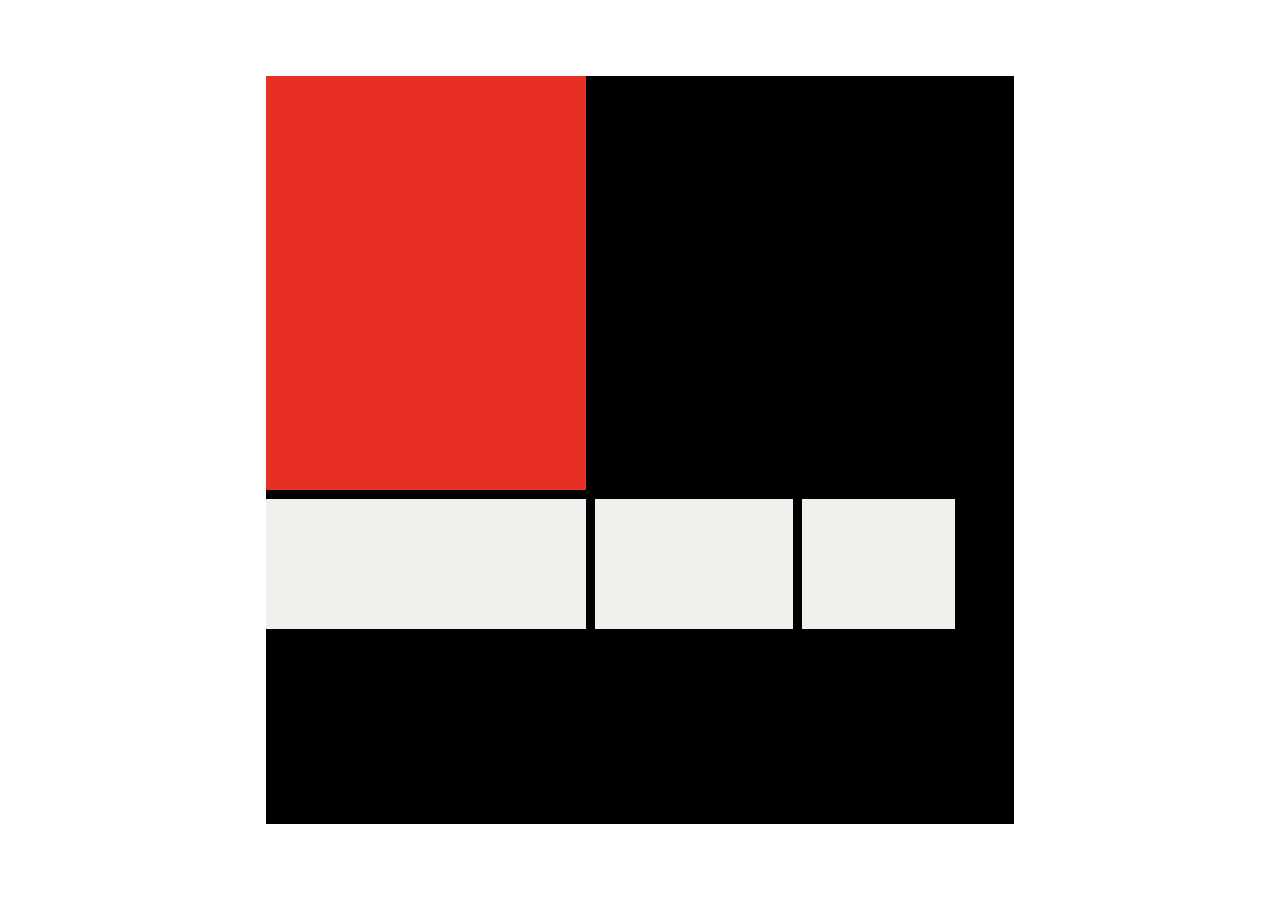
<file: index.html>
<!DOCTYPE html>
<html lang="en">

<head>
  <meta charset="UTF-8">
  <meta name="viewport" content="width=device-width, initial-scale=1.0">
  <title>Mondrian Project</title>
  <style>
    /* 
    Write your CSS here 
    Gap Colour: #000
    White: #F0F1EC
    Red: #E72F24
    Black: #232629
    Blue: #004592
    Yellow: #F9D01E

    For dimensions, see dimensions.png image.
    HINT: Remember you can't change the properties of grid lines.
    But grid lines are transparent!
    */
   body {
      display: flex;
      justify-content: center;
      align-items: center;
      height: 100vh;
      margin: 0;
      padding: 0;
    }

    .Main {
      height: 748px;
      width: 748px;
      display: grid;
      background-color: #000;
      grid-template-columns: 320px 198px 153px 50px;
      grid-template-rows: 414px 130px 155px 22px;
      gap: 9px;
    }

    .Red{
      background-color:#E72F24 ;
      height: 414px;
      width: 320px;
    }
    .white{
      background-color: #F0F1EC;
    }
    .Box1{
      grid-column: span3;
    }

  </style>
</head>

<body>
  <!-- Write your HTML here -->
  <div class="Main">
   <div class="Red Box"> </div>
   <div class="white Box1"> </div>
   <div class="white Box2"> </div>
   <div class="white Box3"> </div>
   <div class="white Box4"> </div>
   <div class="blue Box"> </div>
   <div class="yellow Box"> </div>
   <div class="black Box"> </div>
   </div>

</body>

</html>
</file>
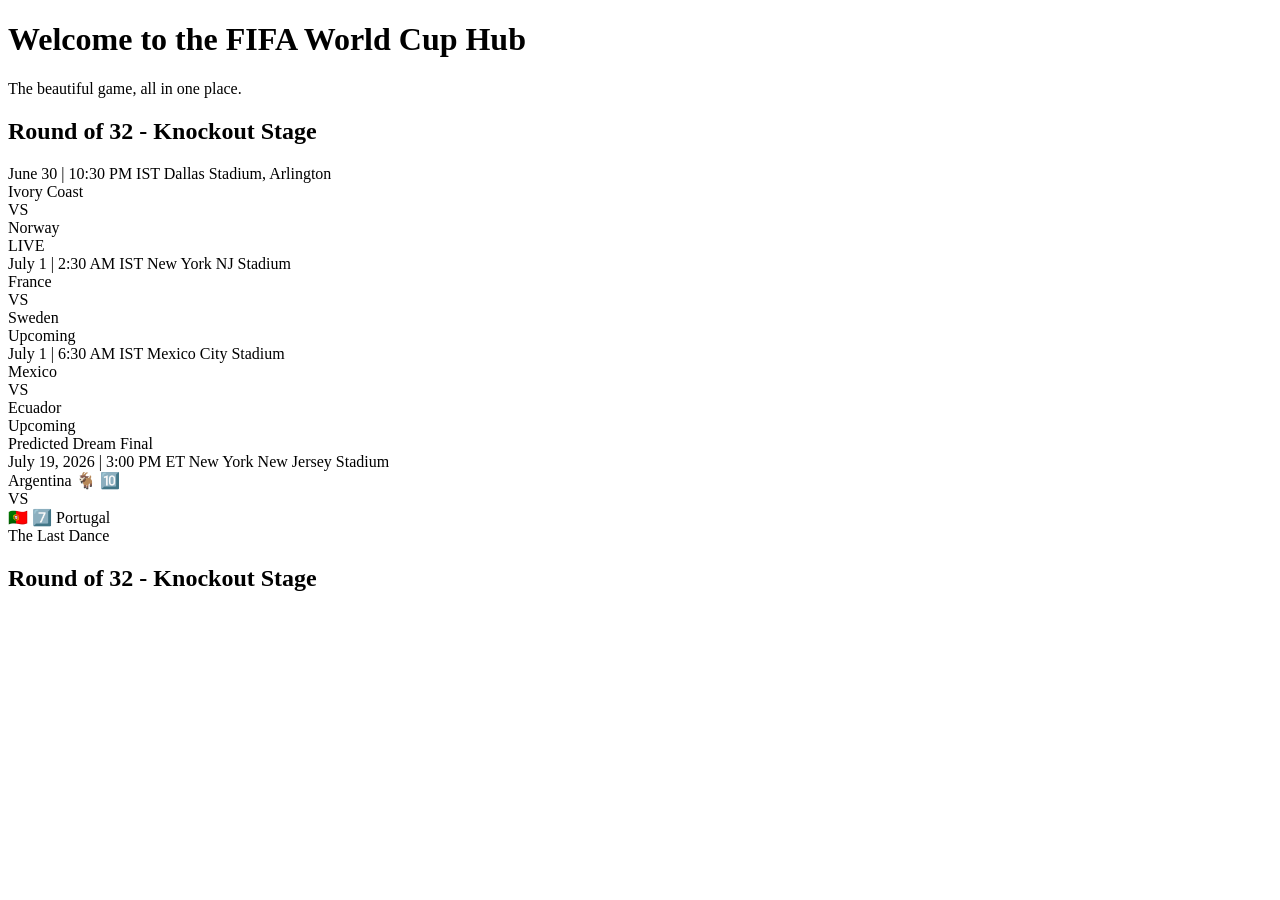
<file: new_web.html>
<!DOCTYPE html>
<html lang="en">
<head>
    <meta charset="UTF-8">
    <meta name="viewport" content="width=device-width, initial-scale=1.0">
    <title>FIFA WORLD CUP</title>
    <link rel="stylesheet" href="C:\Users\anand\Documents\atom project\web_design_agency\style1.css">
</head>
<body>

    <header class="welcome-container">
        <h1>Welcome to the FIFA World Cup Hub</h1>
        <p>The beautiful game, all in one place.</p>
    </header>

    <main>
        <section class="fixtures-section">
            <h2>Round of 32 - Knockout Stage</h2>
            
            <div class="fixtures-grid">
                
                <article class="match-card">
                    <div class="match-info">
                        <span class="date">June 30 | 10:30 PM IST</span>
                        <span class="venue">Dallas Stadium, Arlington</span>
                    </div>
                    <div class="teams">
                        <div class="team">Ivory Coast</div>
                        <div class="vs">VS</div>
                        <div class="team">Norway</div>
                    </div>
                    <div class="status live">LIVE</div>
                </article>

                <article class="match-card">
                    <div class="match-info">
                        <span class="date">July 1 | 2:30 AM IST</span>
                        <span class="venue">New York NJ Stadium</span>
                    </div>
                    <div class="teams">
                        <div class="team">France</div>
                        <div class="vs">VS</div>
                        <div class="team">Sweden</div>
                    </div>
                    <div class="status upcoming">Upcoming</div>
                </article>

                <article class="match-card">
                    <div class="match-info">
                        <span class="date">July 1 | 6:30 AM IST</span>
                        <span class="venue">Mexico City Stadium</span>
                    </div>
                    <div class="teams">
                        <div class="team">Mexico</div>
                        <div class="vs">VS</div>
                        <div class="team">Ecuador</div>
                    </div>
                    <div class="status upcoming">Upcoming</div>
                </article>

            </div>
        </section>
        <section class="dream-final-section">
            <div class="predicted-badge">Predicted Dream Final</div>
            
            <article class="match-card final-highlight">
                <div class="match-info">
                    <span class="date">July 19, 2026 | 3:00 PM ET</span>
                    <span class="venue">New York New Jersey Stadium</span>
                </div>
                
                <div class="teams final-teams">
                    <div class="team packing-punch">
                        <span class="country">Argentina</span>
                        <span class="icon">🐐 🔟</span>
                    </div>
                    <div class="vs final-vs">VS</div>
                    <div class="team packing-punch">
                        <span class="icon">🇵🇹 7️⃣</span>
                        <span class="country">Portugal</span>
                    </div>
                </div>
                
                <div class="status final-badge">The Last Dance</div>
            </article>
        </section>

        <section class="fixtures-section">
            <h2>Round of 32 - Knockout Stage</h2>

            <div class="fixture-grid2">
                <article class="Match-card2">
                    
                </article>








            </div>
            </section>
    </main>

</body>
</html>
</file>
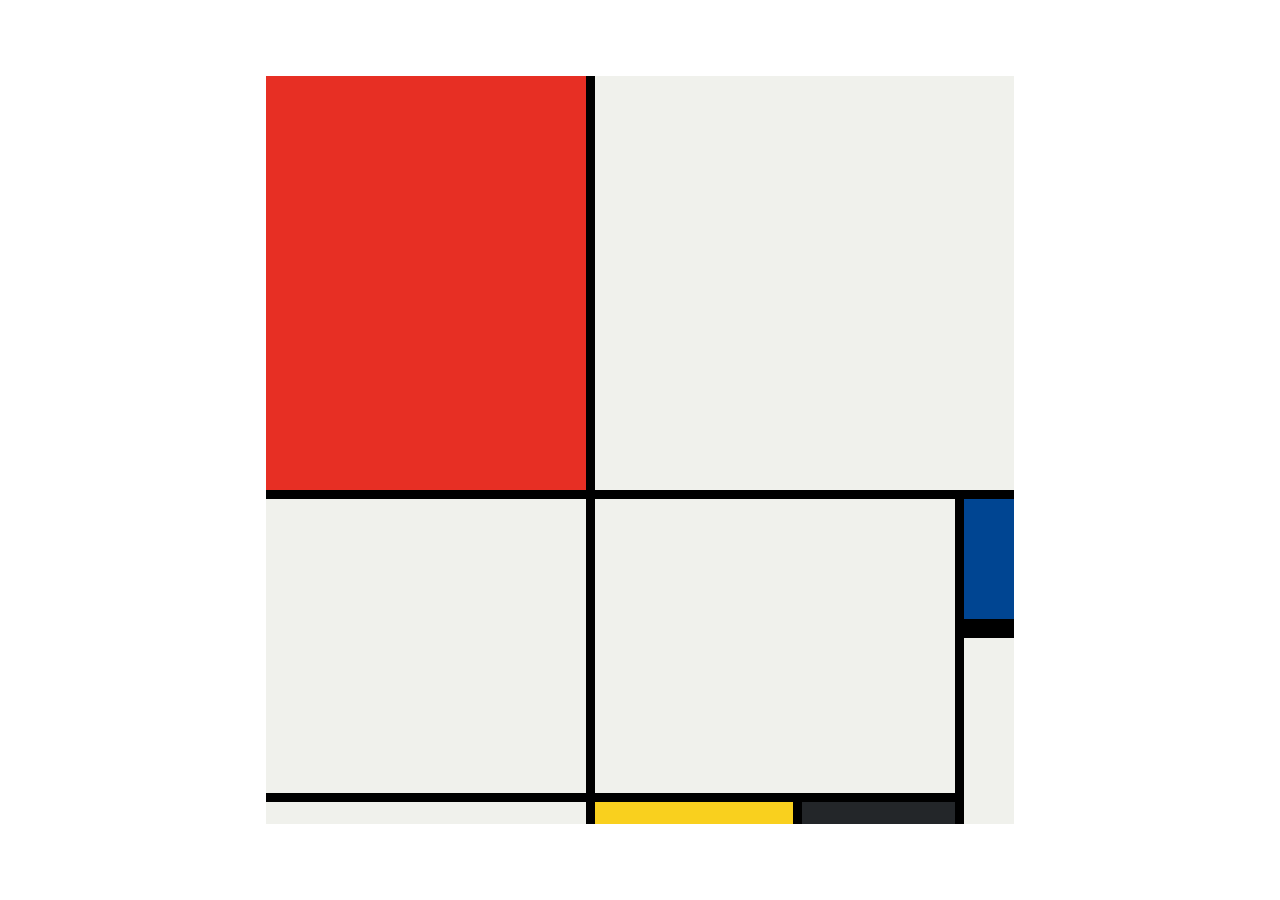
<file: solution.html>
<!DOCTYPE html>
<html lang="en">

<head>
  <meta charset="UTF-8">
  <meta name="viewport" content="width=device-width, initial-scale=1.0">
  <title>Mondrian Project</title>
  <style>
    /* 
    Write your CSS here 
    Line Colour: #000
    White: #F0F1EC
    Red: #E72F24
    Black: #232629
    Blue: #004592
    Yellow: #F9D01E
    */
    body {
      display: flex;
      justify-content: center;
      align-items: center;
      height: 100vh;
      margin: 0;
      padding: 0;
    }

    .container {
      height: 748px;
      width: 748px;
      display: grid;
      background-color: #000;
      grid-template-columns: 320px 198px 153px 50px;
      grid-template-rows: 414px 130px 155px 22px;
      gap: 9px;
    }

    .item {
      background-color: #F0F1EC;
    }

    .red {
      background-color: #E72F24;
    }

    .white1 {
      grid-column: span 3;
    }

    .white2 {
      grid-row: span 2;
    }

    .white3 {
      grid-area: 2 / 2 / 4 /4
    }

    .blue {
      background-color: #004592;
      border-bottom: 10px solid #000;
    }

    .white4 {
      grid-row: span 2;
    }

    .yellow {
      background-color: #F9D01E;
    }

    .black {
      background-color: #232629;
    }
  </style>
</head>

<body>
  <!-- Write your HTML here -->

  <div class="container">
    <div class="item red"></div>
    <div class="item white1"></div>
    <div class="item white2"></div>
    <div class="item white3"></div>

    <div class="item blue"></div>
    <div class="item white4"></div>

    <div class="item"></div>
    <div class="item yellow"></div>
    <div class="item black"></div>
  </div>
</body>

</html>
</file>
